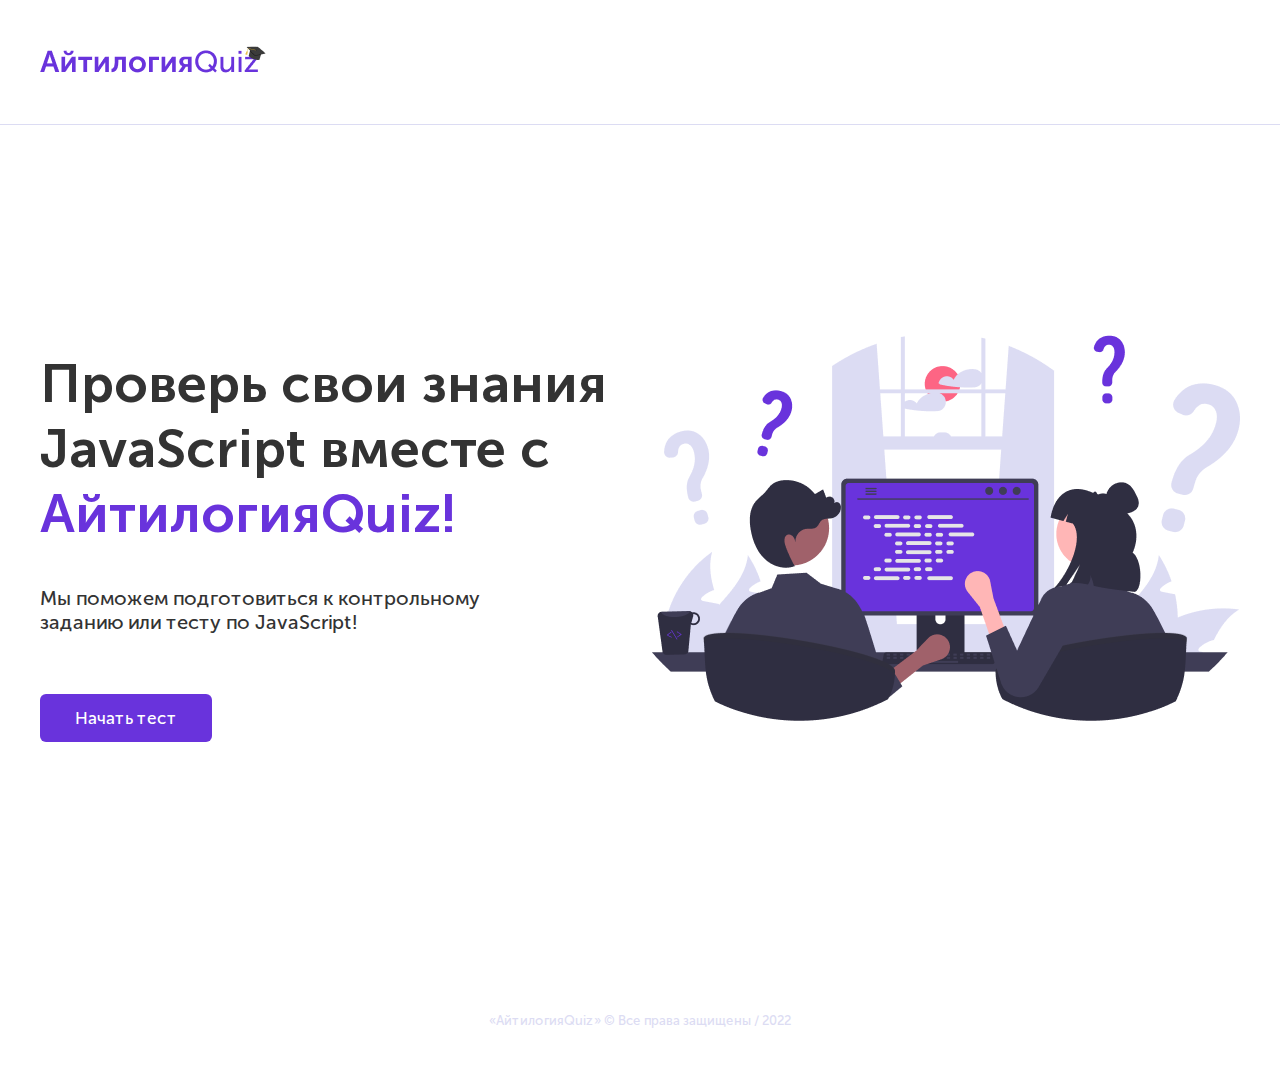
<file: index.html>
<!DOCTYPE html>
<html lang="ru">
<head>
    <meta charset="UTF-8">
    <title>Quiz</title>
    <link rel="stylesheet" href="styles/common.css">
    <link rel="stylesheet" href="styles/index.css">
</head>
<body>

<header class="header">
    <div class="container">
        <div class="logo">
            <img src="images/logo.png" alt="Логотип">
        </div>
    </div>
</header>

<section class="main">
    <div class="container">
        <div class="main__content">
            <h1 class="big__title">Проверь свои знания JavaScript вместе с <span>АйтилогияQuiz!</span></h1>
            <div class="main__description">Мы поможем подготовиться к контрольному заданию или тесту по JavaScript!</div>
            <div class="main__button">
                <a href="form.html" class="button">Начать тест</a>
            </div>
        </div>
        <div class="main__image">
            <img src="images/main-image.png" alt="Главная картинка">
        </div>
    </div>
</section>

<footer class="footer">
    «АйтилогияQuiz» © Все права защищены / 2022
</footer>

</body>
</html>
</file>
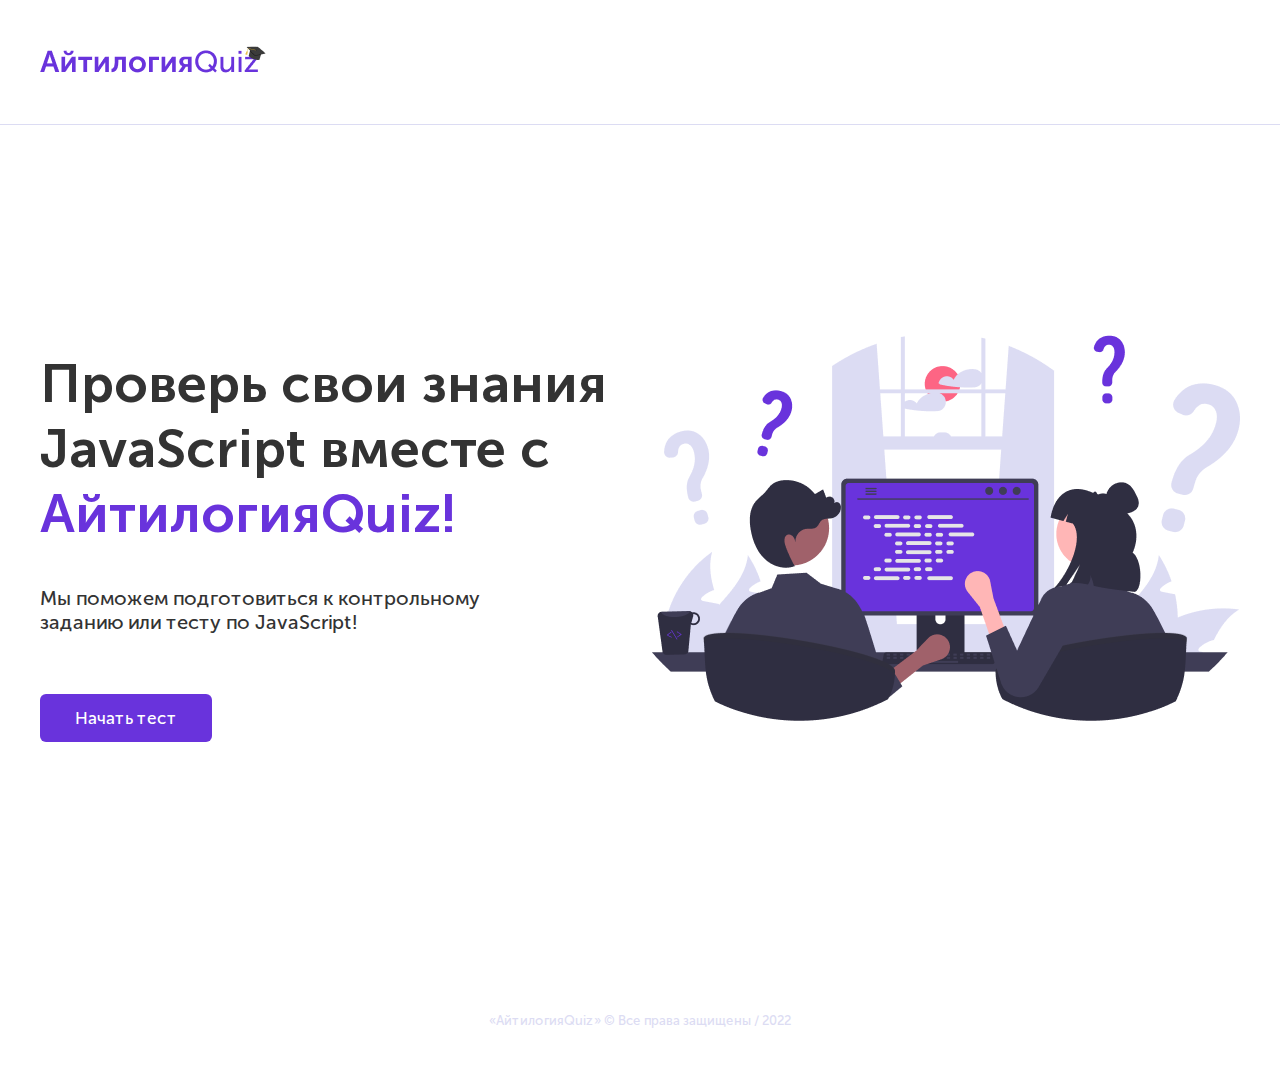
<file: check.html>
<!DOCTYPE html>
<html lang="ru">
<head>
    <meta charset="UTF-8">
    <title>Результат прохождения теста</title>
    <link rel="stylesheet" href="styles/common.css">
    <link rel="stylesheet" href="styles/check.css">
</head>
<body>

<header class="header">
    <div class="container">
        <div class="logo">
            <a href="index.html"><img src="images/logo.png" alt="Логотип"></a>
        </div>
    </div>
</header>

<section class="check">
    <div class="container">
        <div class="check__pre-title">
            Результат прохождения теста <img src="images/small-arrow-gray.png" alt="Стрелочка"> <span id="test-name"></span>
        </div>
        <div class="check__title big__title"><span>Правильные ответы</span> к тесту</div>
        <div class="check__user-info">
            Тест выполнил <span class="user-info" id="user-info"></span>
        </div>
        <div class="check__questions" id="check-questions">
        </div>
        <div class="check__results">
            <a href="result.html">Обратно к моему результату теста <img src="images/small-arrow.png" alt="Стрелка"></a>
        </div>
    </div>
</section>

<footer class="footer">
    «АйтилогияQuiz» © Все права защищены / 2022
</footer>

<script src="scripts/check.js"></script>
</body>
</html>
</file>
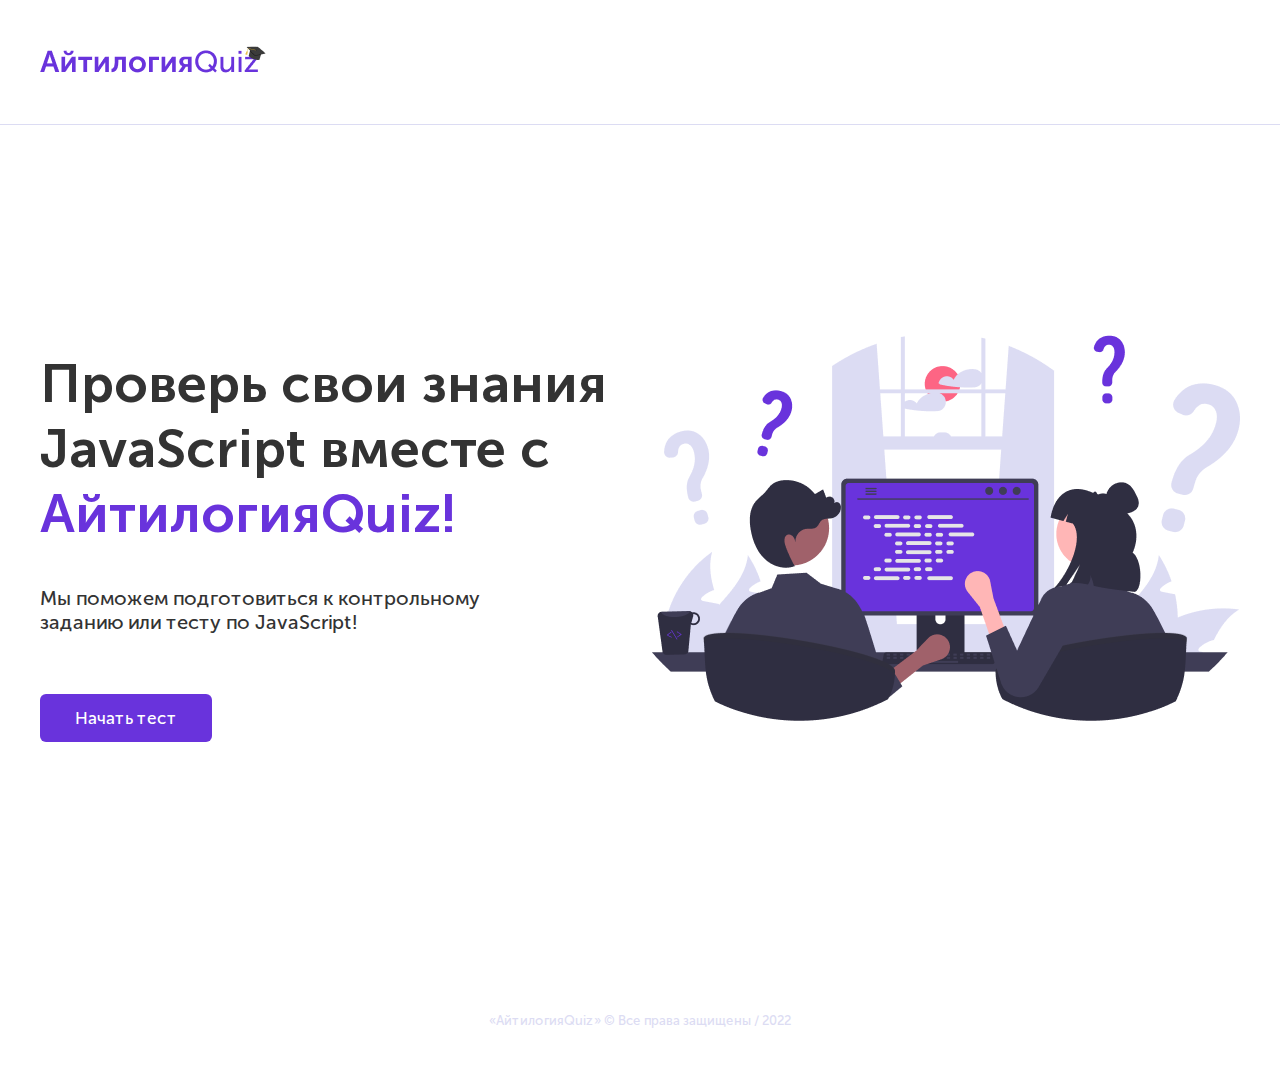
<file: choice.html>
<!DOCTYPE html>
<html lang="ru">
<head>
    <meta charset="UTF-8">
    <title>Выбор темы теста</title>
    <link rel="stylesheet" href="styles/common.css">
    <link rel="stylesheet" href="styles/choice.css">
</head>
<body>

<header class="header">
    <div class="container">
        <div class="logo">
            <a href="index.html"><img src="images/logo.png" alt="Логотип"></a>
        </div>
    </div>
</header>

<section class="choice">
    <div class="container">
        <div class="choice__content">
            <h1 class="common-title choice__title">Выберите <span>тему теста</span></h1>
            <div class="choice__description">Чтобы начать тест, выберите одну из предложенных ниже тем.</div>
            <div class="choice__options" id="choice-options">
            </div>
        </div>
        <div class="choice__image">
            <img src="images/choice-image.png" alt="Пресонажи">
        </div>
    </div>
</section>

<footer class="footer">
    «АйтилогияQuiz» © Все права защищены / 2022
</footer>

<script src="scripts/common.js"></script>
<script src="scripts/choice.js"></script>
</body>
</html>
</file>
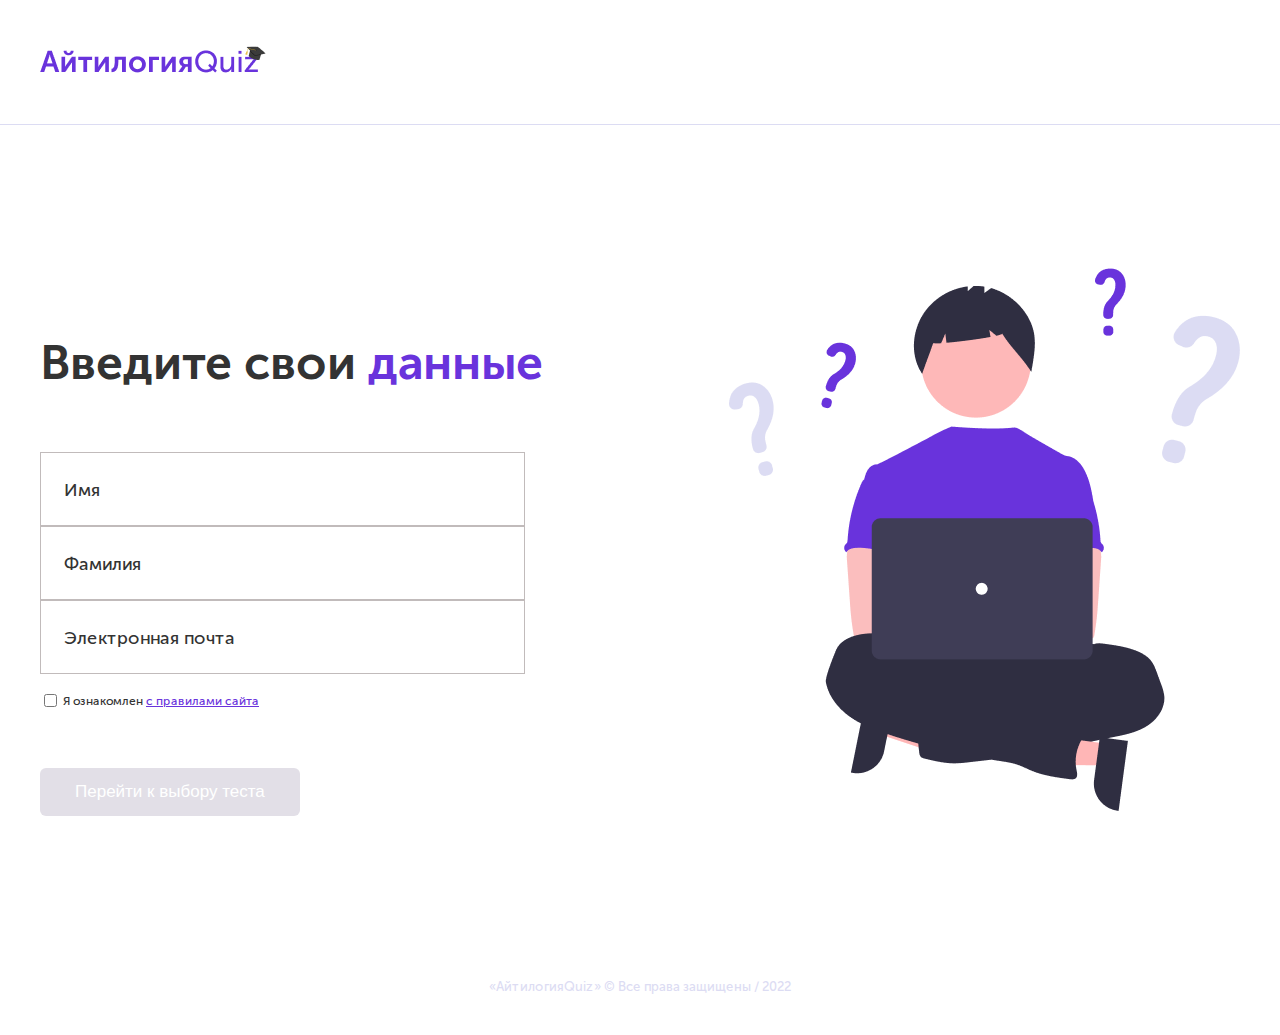
<file: form.html>
<!DOCTYPE html>
<html lang="ru">
<head>
    <meta charset="UTF-8">
    <title>Регистрация</title>
    <link rel="stylesheet" href="styles/common.css">
    <link rel="stylesheet" href="styles/form.css">
</head>
<body>

<header class="header">
    <div class="container">
        <div class="logo">
            <a href="index.html"><img src="images/logo.png" alt="Логотип"></a>
        </div>
    </div>
</header>

<section class="form">
    <div class="container">
        <div class="form__content">
            <h1 class="form__title common-title">Введите свои <span>данные</span></h1>
            <div class="form__details">
                <div class="form__group">
                    <input type="text" class="form__input" id="name" required>
                    <label for="name" class="form__label">Имя</label>
                </div>
                <div class="form__group">
                    <input type="text" class="form__input" id="last-name" required>
                    <label for="last-name" class="form__label">Фамилия</label>
                </div>
                <div class="form__group">
                    <input type="text" class="form__input" id="email" required>
                    <label for="email" class="form__label">Электронная почта</label>
                </div>
                <div class="form__agree">
                    <input type="checkbox" class="form__checkbox" id="agree" required>
                    <label for="agree" class="form__checkbox-label">
                        Я ознакомлен <a href="#">с правилами сайта</a>
                    </label>
                </div>
            </div>
            <div class="form__button">
                <button class="button" id="process" disabled>Перейти к выбору теста</button>
            </div>
        </div>
        <div class="form__image">
            <img src="images/info-image.png" alt="Персонаж">
        </div>
    </div>
</section>

<footer class="footer">
    «АйтилогияQuiz» © Все права защищены / 2022
</footer>

<script src="scripts/form.js"></script>
</body>
</html>
</file>
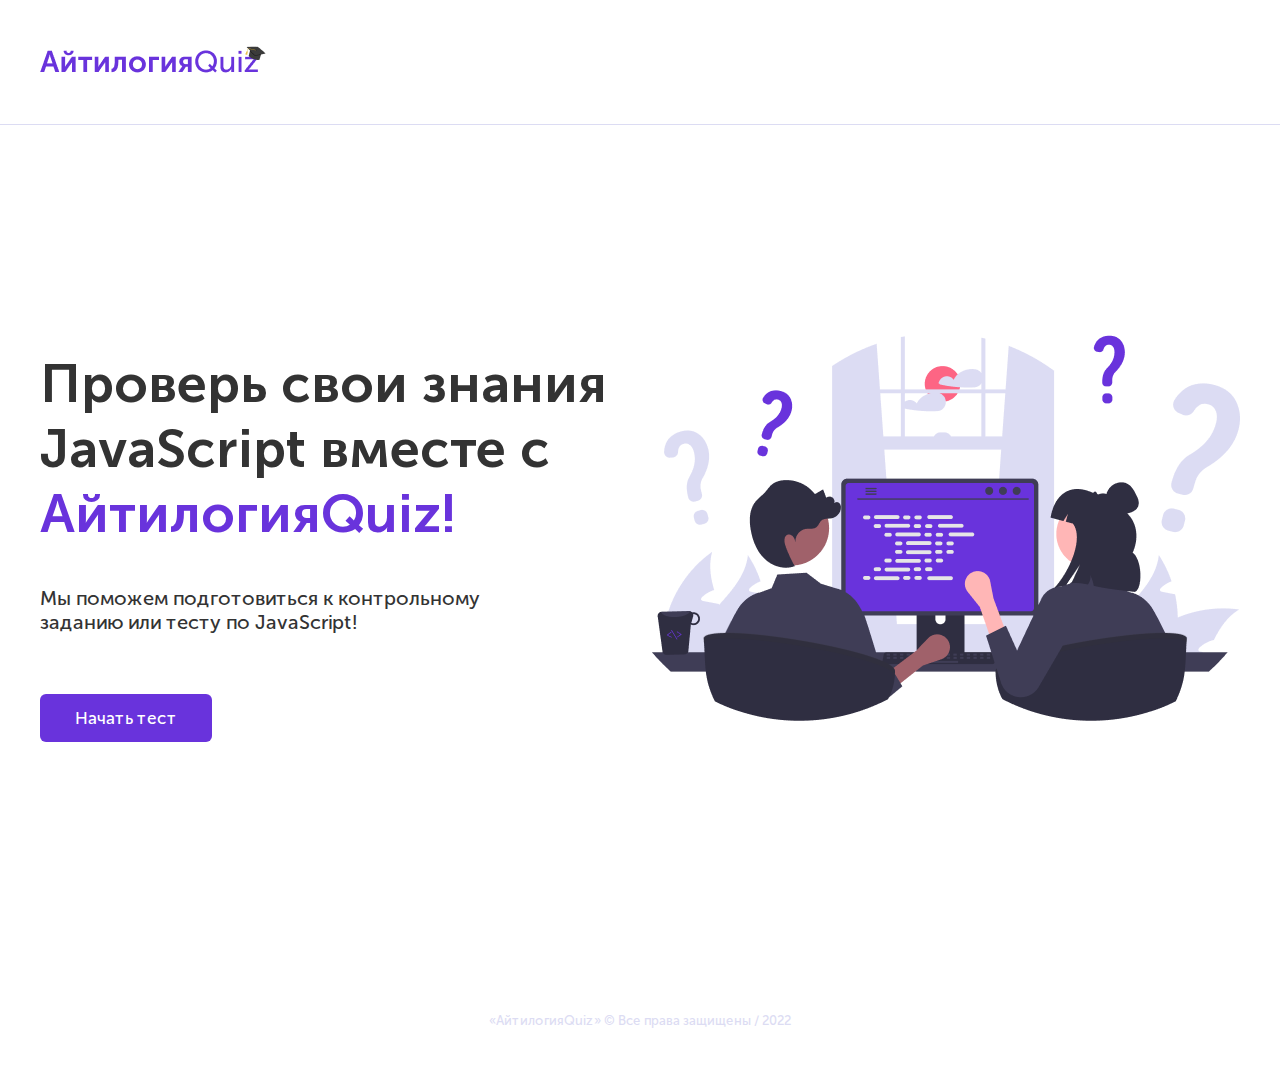
<file: result.html>
<!DOCTYPE html>
<html lang="ru">
<head>
    <meta charset="UTF-8">
    <title>Результат</title>
    <link rel="stylesheet" href="styles/common.css">
    <link rel="stylesheet" href="styles/result.css">
</head>
<body>

<header class="header">
    <div class="container">
        <div class="logo">
            <a href="index.html"><img src="images/logo.png" alt="Логотип"></a>
        </div>
    </div>
</header>

<section class="result">
    <div class="container">
        <div class="result__image">
            <img src="images/question-marks.png" alt="Знаки вопросов">
        </div>
        <div class="result__title big__title">Ура! Ты прошёл тест! <span>Твой результат:</span></div>
        <div class="result__score" id="result-score">
            4/5
        </div>
        <div class="result__test-check">
            <a href="check.html">Посмотреть правильные ответы <img src="images/small-arrow.png" alt="Стрелка"></a>
        </div>
    </div>
</section>

<footer class="footer">
    «АйтилогияQuiz» © Все права защищены / 2022
</footer>

<script src="scripts/result.js"></script>
</body>
</html>
</file>
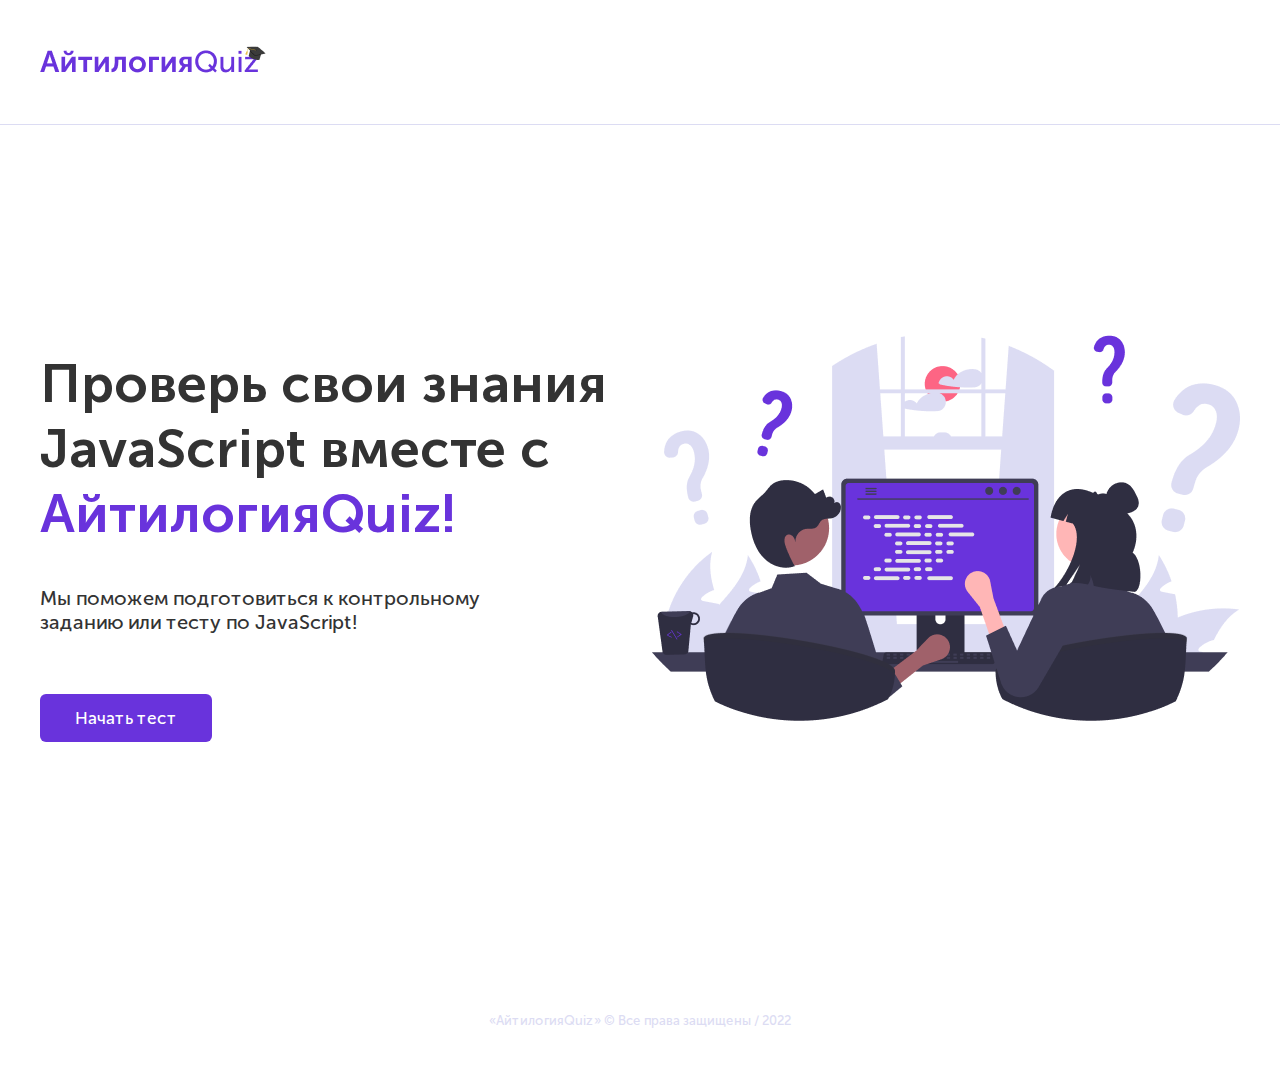
<file: test.html>
<!DOCTYPE html>
<html lang="ru">
<head>
    <meta charset="UTF-8">
    <title>Решение теста</title>
    <link rel="stylesheet" href="styles/common.css">
    <link rel="stylesheet" href="styles/test.css">
</head>
<body>

<header class="header">
    <div class="container">
        <div class="logo">
            <a href="index.html"><img src="images/logo.png" alt="Логотип"></a>
        </div>
    </div>
</header>

<section class="test">
    <div class="container">
        <div class="test__pre-title" id="pre-title">Тест №1. “JavaScript: Начальный уровень”</div>
        <div class="test__progress-bar progress-bar" id="progress-bar">
        </div>
        <div class="test__question">
            <div class="question-title common-title" id="title">
            </div>
        <div class="test__question-options" id="options">
        </div>
        </div>
        <div class="test__actions">
            <div class="test__prev-action">
                <button class="button button_transparent" id="prev" disabled>Назад</button>
            </div>
            <div class="test__time">
                <div class="test__time-text">Осталось времени:</div>
                <div class="test__time-clock" id="timer">59</div>
            </div>
            <div class="test__next-action">
                <button class="button button_transparent" id="next" disabled>Далее</button>
            </div>
        </div>
        <div class="pass-question">
            <a href="javascript:void(0)" id="pass">Пропустить вопрос <img src="images/small-arrow.png" id="pass-question__img" alt="Стрелка"></a>
        </div>

    </div>
</section>

<footer class="footer">
    «АйтилогияQuiz» © Все права защищены / 2022
</footer>

<script src="scripts/common.js"></script>
<script src="scripts/test.js"></script>
</body>
</html>
</file>
<file: styles/common.css>
body {
    margin: 0;
    font-family: "Museo Sans Cyrl", sans-serif;
    color: #333333;
}

@font-face {
    src: url("../fonts/MuseoSansCyrl500.ttf");
    font-family: "Museo Sans Cyrl";
}

@font-face {
    src: url("../fonts/MuseoSansCyrl700.ttf");
    font-family: "Museo Sans Cyrl Bold";
}

a {
    color: #6933DC;
}

.header {
    padding: 42px 0 40px;
    border-bottom: 1px solid #DCDCF3;
}

.container {
    max-width: 1200px;
    margin: 0 auto;
}

.big__title {
    font-family: "Museo Sans Cyrl Bold", sans-serif;
    font-size: 54px;
    line-height: 65px;
}

.big__title span {
    color: #6933DC;
}

.button {
    padding: 14px 35px;
    background: #6933DC;
    border-radius: 6px;
    font-size: 17px;
    line-height: 20px;
    color: #FFFFFF;
    border: 0;
    text-decoration: none;
    cursor: pointer;
    transition: .4s;
}

.button:hover {
    background: #32098a;
}

.button:disabled {
    background-color: #e2dfe7;
    cursor: not-allowed;
}

a.button {
    display: inline-block;
}

.button_transparent {
    background: transparent;
    color: #6933DC;
    border: 1px solid #6933DC;
    transition: .2s ease all;
}

.button_transparent:hover {
    background: #6933DC;
    color: white;
}

.button_transparent:disabled {
    background: transparent;
    color: #e2dfe7;
    border: 1px solid #e2dfe7;
    transition: .2s ease all;
}

input[type="radio"] {
    display: grid;
    place-content: center;
    appearance: none;
    -webkit-appearance: none;
    width: 20px;
    height: 20px;
    border: 3px solid #6933DC;
    border-radius: 50%;
    margin: 0 13px 0 0;
    transform: translateY(2px);
}

.footer {
    padding: 40px 0;
    text-align: center;
    font-size: 13px;
    line-height: 16px;
    color: #DCDCF3;
}

.common-title {
    font-family: "Museo Sans Cyrl Bold", sans-serif;
    font-size: 48px;
    line-height: 58px;
}

.common-title span {
    color: #6933DC;
}

.question-title {
    font-family: "Museo Sans Cyrl Bold", sans-serif;
    font-size: 36px;
    line-height: 43px;
}

.question-option {
    display: flex;
    margin-bottom: 20px;
    font-size: 20px;
    line-height: 24px;
}
</file>
<file: styles/index.css>
.main {
    padding: 190px 0 231px;
}

.main .container {
    display: flex;
    align-items: center;
    justify-content: space-between;
}

.main__content {
    max-width: 588px;
}

.main__description {
    margin-top: 40px;
    font-size: 20px;
    line-height: 24px;
    max-width: 486px;
}

.main__button {
    margin-top: 60px;
}
</file>
<file: styles/check.css>
.check__pre-title {
    margin: 20px 0 60px;
    font-size: 20px;
    line-height: 24px;
    color: #DCDCF3;
}

.check__pre-title img {
    margin: 0 15px;
}

.check__pre-title span {
    color: #6933DC;
}

.check__title {
    margin-bottom: 10px;
}

.check__user-info {
    margin-bottom: 60px;
    font-size: 20px;
    line-height: 24px;
}

.user-info {
    color: #6933DC;
}

.check__question-options {
    margin: 40px 0 60px;
}

.error {
    color: #DC3333;
}

.error input[type="radio"] {
    border: 6px solid #DC3333;
}

.success {
    color: #5FDC33;
}

.success input[type="radio"] {
    border: 6px solid #5FDC33;
}

.check__results {
    display: flex;
    justify-content: flex-end;
}

.check__results a {
    display: flex;
    align-items: center;
    font-size: 17px;
    line-height: 20px;
    text-decoration: none;
}

.check__results a:hover {
    text-decoration: underline;
}

.check__results a img {
    margin-left: 13px;
}
</file>
<file: styles/choice.css>
.choice {
    padding: 180px 0 227px;
}

.choice .container {
    display: flex;
    align-items: center;
    justify-content: space-between;
}

.choice__content {
    max-width: 583px;
}

.choice__description {
    margin-top: 40px;
    font-size: 18px;
    line-height: 22px;
}

.choice__options {
    margin-top: 60px;
    width: 583px;
}

.choice__option {
    position: relative;
    padding: 26px 70px 26px 40px;
    background: #FFFFFF;
    border: 1px solid #C1BBBB;
    font-size: 18px;
    line-height: 22px;
    transition: .2s ease all;
}

.choice__option:hover {
    font-family: "Museo Sans Cyrl Bold", sans-serif;
    padding-left: 36px;
    border-left: 5px solid #6933DC;
    color: #6933DC;
    cursor: pointer;
}

.choice__option-arrow {
    display: none;
    position: absolute;
    right: 40px;
    top: 27px;
}

.choice__option:hover .choice__option-arrow {
    display: block;
}
</file>
<file: styles/form.css>
.form {
    padding: 140px 0 123px;
}

.form .container {
    display: flex;
    align-items: flex-end;
    justify-content: space-between;
}

.form__content {
    max-width: 504px;
}

.form__details {
    margin-top: 60px;
    max-width: 485px;
}

.form__group {
    position: relative;
    background: #FFFFFF;
    border: 1px solid #C1BBBB;
    padding: 12px 23px 13px;
    width: 485px;
    height: 74px;
    box-sizing: border-box;
    transition: .2s ease all;
}

.form__input {
    font-family: "Museo Sans Cyrl Bold", sans-serif;
    width: 100%;
    height: 100%;
    padding: 0;
    border: 0;
    outline: 0;
    font-size: 18px;
    line-height: 22px;
    color: #6933DC;
}

.form__label {
    position: absolute;
    top: 26px;
    left: 23px;
    font-size: 18px;
    line-height: 22px;
    transition: .2s ease all;
}

.form__input:focus ~ .form__label,
.form__input:not(:focus):valid ~ .form__label {
    top: 12px;
}

.form__input:focus ~ .form__label {
    left: 19px;

}

.form__input:valid,
.form__input:focus {
    margin-top: 27px;
    height: auto;
}
.form__group:focus-within {
    border-left: 5px solid #6933DC;
    padding-left: 19px;
}

.form__agree {
    margin-top: 15px;
    font-size: 12px;
    line-height: 14px;
}

.form__checkbox {
    position: relative;
    top: 2px;
}

.form__checkbox,
.form__checkbox-label {
    cursor: pointer;
}

.form__button {
    margin-top: 60px;
}
</file>
<file: styles/result.css>
.result {
    padding: 140px 0 31px;
    text-align: center;
}

.result .container {
    position: relative;
    display: flex;
    align-items: center;
    flex-direction: column;
}

.result__image {
    position: absolute;
    top: 95px;
    z-index: -1;
}

.result__title {
    max-width: 588px;
    margin-bottom: 60px;
}

.result__score {
    display: flex;
    align-items: center;
    justify-content: center;
    width: 488px;
    height: 388px;
    margin-bottom: 80px;
    background-image: url("../images/result-image.png");
    background-size: cover;
    background-position: center;
    font-family: "Museo Sans Cyrl Bold", sans-serif;
    font-size: 158px;
    line-height: 190px;
    color: #FFFFFF;
}

.result__test-check {
    align-self: end;
}

.result__test-check a {
    display: flex;
    align-items: center;
    font-size: 17px;
    line-height: 20px;
    text-decoration: none;
}

.result__test-check a:hover {
    text-decoration: underline;
}

.result__test-check a img {
    margin-left: 13px;
}
</file>
<file: styles/test.css>
.test {
    padding: 20px 0 50px;
}

.test__pre-title {
    font-size: 20px;
    line-height: 24px;
    color: #DCDCF3;
}

.test__progress-bar {
    display: flex;
    margin: 60px 0 80px;
}

.progress-bar__item {
    position: relative;
    display: flex;
    flex-direction: column;
    align-items: center;
}

.progress-bar__item:not(:first-child) {
    margin-left: 130px;
}

.progress-bar__item:not(:last-child)::before {
    content: "";
    z-index: -1;
    position: absolute;
    width: 184px;
    background: #DCDCF3;
    height: 6px;
    left: 28px;
    top: 10px;
}

.progress-bar__item.complete:not(:last-child)::before {
    background: #6933DC;
}

.progress-bar__item-circle {
    width: 26px;
    height: 26px;
    background: #DCDCF3;
    border-radius: 50%;
}

.progress-bar__item.complete .progress-bar__item-circle,
.progress-bar__item.active .progress-bar__item-circle {
    background: #6933DC;
}

.progress-bar__item.active::after {
    content: "";
    border-radius: 50%;
    position: absolute;
    top: 6px;
    z-index: 1;
    width: 14px;
    height: 14px;
    background: #DCDCF3;
}

.progress-bar__item-text {
    font-size: 13px;
    line-height: 16px;
    margin-top: 10px;
}

.test__question-options {
    margin-top: 58px;
    min-height: 344px;
}

.question-option label {
    cursor: pointer;
}

input[type="radio"]::before {
    content: '';
    width: 10px;
    height: 10px;
    border-radius: 50%;
    box-shadow: inset 10px 10px #6933DC;
    transition: .2s ease transform;
    transform: scale(0);
}

input[type="radio"]:checked::before {
    transform: scale(1);
}

.test__actions {
    display: flex;
    align-items: center;
    justify-content: space-between;
}

.test__time {
    display: flex;
    align-items: center;
}

.test__time-text {
    margin-right: 15px;
    font-size: 17px;
    line-height: 20px;
    color: #6933DC;
}

.test__time-clock {
    background-image: url("../images/clock.png");
    background-size: cover;
    background-position: center;
    width: 27px;
    height: 29px;
    font-size: 10px;
    text-align: center;
    line-height: 28px;
}

.pass-question {
    display: flex;
    justify-content: flex-end;
    margin-top: 10px;
}

.pass-question a {
    font-size: 17px;
    line-height: 20px;
    color: #6933DC;
    text-decoration: none;
    display: flex;
    align-items: center;
}

.pass-question a:hover {
    text-decoration: underline;
}

.pass-question a.disabled {
    color: #e2dfe7;
    pointer-events: none;
    cursor: default;
}

.pass-question a img {
    margin-left: 13px;
}
</file>
